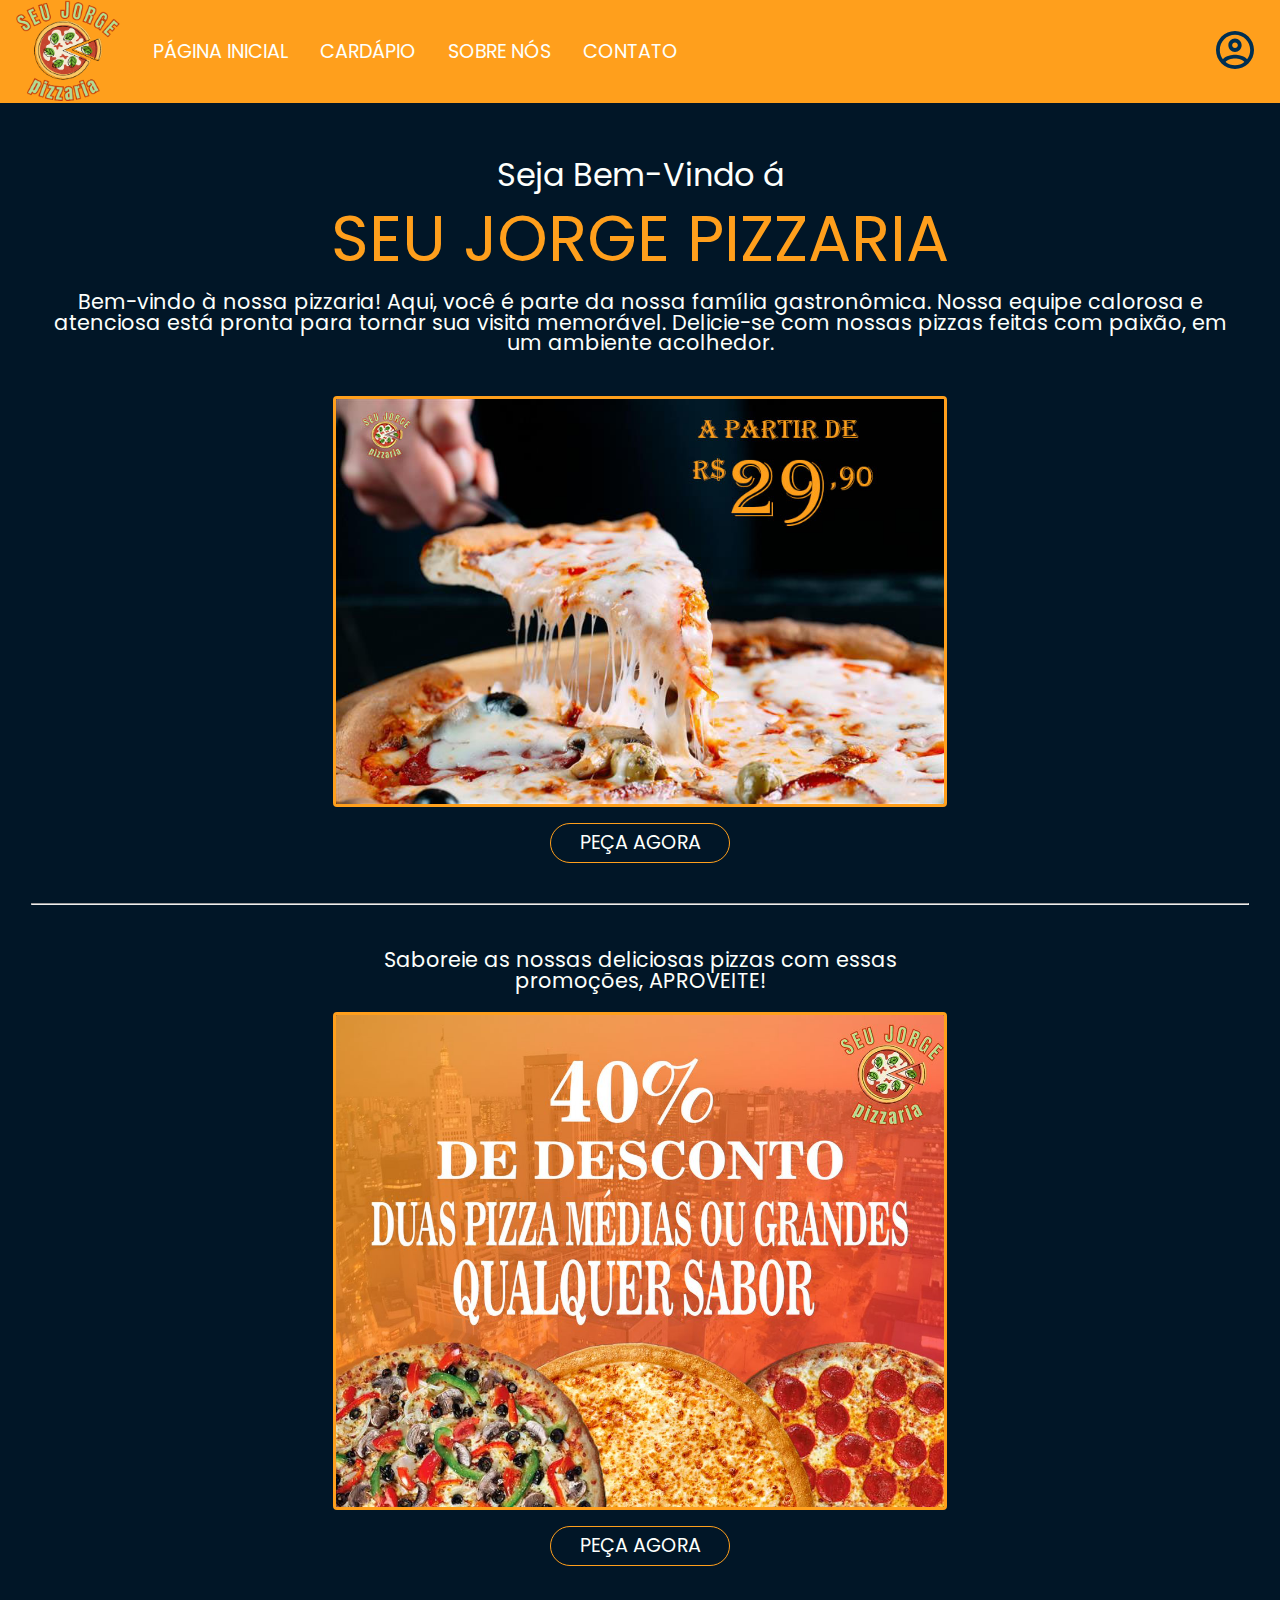
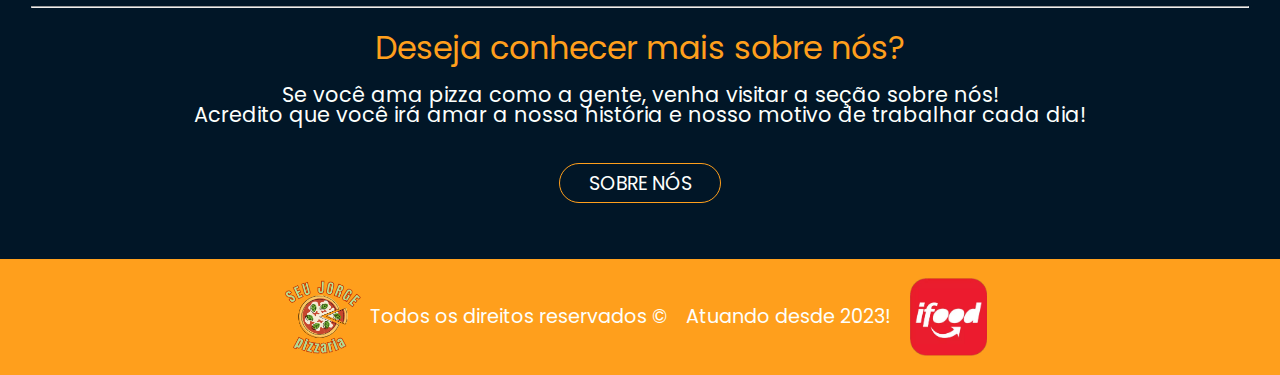
<file: index.html>
<!DOCTYPE html>
<html lang="pt-br">

<head>
    <meta charset="UTF-8">
    <meta name="viewport" content="width=device-width, initial-scale=1.0">
    <link href="https://fonts.googleapis.com/css2?family=Poppins:wght@400;700&display=swap" rel="stylesheet">
    <link rel="stylesheet" href="/css/reset.css">
    <link rel="stylesheet" href="/css/style.css">
    <title>Pizzaria Seu Jorge</title>
</head>

<body>
    <header class="cabecalho">
        <nav class="cabecalho__nav">
            <input type="checkbox" class="menu__botao" id="menu">
            <label for="menu" class="menu__rotulo">
                <span class="cabecalho__menu-hamburguer"></span>
            </label>
            <ul class="lista-menu">
                <li class="lista-menu__item">
                    <a href="index.html" class="lista-menu__link">Página Inicial</a>
                </li>
                <li class="lista-menu__item">
                    <a href="cardápio.html" class="lista-menu__link">Cardápio</a>
                </li>
                <li class="lista-menu__item">
                    <a href="sobrenos.html" class="lista-menu__link">Sobre Nós</a>
                </li>
                <li class="lista-menu__item">
                    <a href="contato.html" class="lista-menu__link">Contato</a>
                </li>
            </ul>
            <img class="cabecalho__logo" src="/img/LOGO.png" alt="Seu Jorge Logo">
            <ul class="lista-menu-sec">
                <li class="lista-menu__item">
                    <a href="index.html" class="lista-menu__link">Página Inicial</a>
                </li>
                <li class="lista-menu__item">
                    <a href="cardápio.html" class="lista-menu__link">Cardápio</a>
                </li>
                <li class="lista-menu__item">
                    <a href="sobrenos.html" class="lista-menu__link">Sobre Nós</a>
                </li>
                <li class="lista-menu__item">
                    <a href="contato.html" class="lista-menu__link">Contato</a>
                </li>
            </ul>
        </nav>

        <div class="user__container">
            <a href="user.html" class="container__link">
                <img class="user__link" src="/img/Usuario.svg" alt="ícone de usuário">
            </a>
        </div>

    </header>
    <main class="main">
        <section class="section__main">
            <h3 class="section__main__subtitulo">Seja Bem-Vindo á</h3>
            <h1 class="section__main__titulo">SEU JORGE PIZZARIA</h1>
            <p class="recepcao">Bem-vindo à nossa pizzaria! Aqui, você é parte da nossa família gastronômica. Nossa
                equipe calorosa e atenciosa está pronta para tornar sua visita memorável. Delicie-se com nossas pizzas
                feitas com paixão, em um ambiente acolhedor.</p>

            <img class="section__img" src="/img/promocao2.jpg" alt="">
            <div class="peca_agora">
                <a class="botao__link" href="cardápio.html">PEÇA AGORA</a>
            </div>
            <hr class="linha">

            <p class="promocao__texto">Saboreie as nossas deliciosas pizzas com essas promoções, APROVEITE!</p>

            <img class="section__img" src="/img/promocao.jpg" alt="">
            <div class="peca_agora">
                <a class="botao__link" href="cardápio.html">PEÇA AGORA</a>
            </div>
            <hr class="linha">

            <div class="sobrenos">
                <h1 class="sobrenos__titulo">Deseja conhecer mais sobre nós?</h1>
            </div>
            <div class="sobrenos">
                <p class="sobrenos__descricao">
                    Se você ama pizza como a gente, venha visitar a seção sobre nós! <br class="break">
                    Acredito que você irá amar a nossa história e nosso motivo de trabalhar cada dia!
                </p>
            </div>
            <div class="peca_agora">
                <a class="botao__link" href="sobrenos.html">SOBRE NÓS</a>
            </div>
        </section>
    </main>
    <footer class="rodape">
        <img class="rodape__logo" src="img/LOGO.png" alt="">
        <p class="rodape__texto">Todos os direitos reservados &copy;</p>
        <p class="rodape__data">Atuando desde 2023!</p>
        <img class="rodape__logo" src="img/ifood.png" alt="">
    </footer>
</body>

</html>
</file>
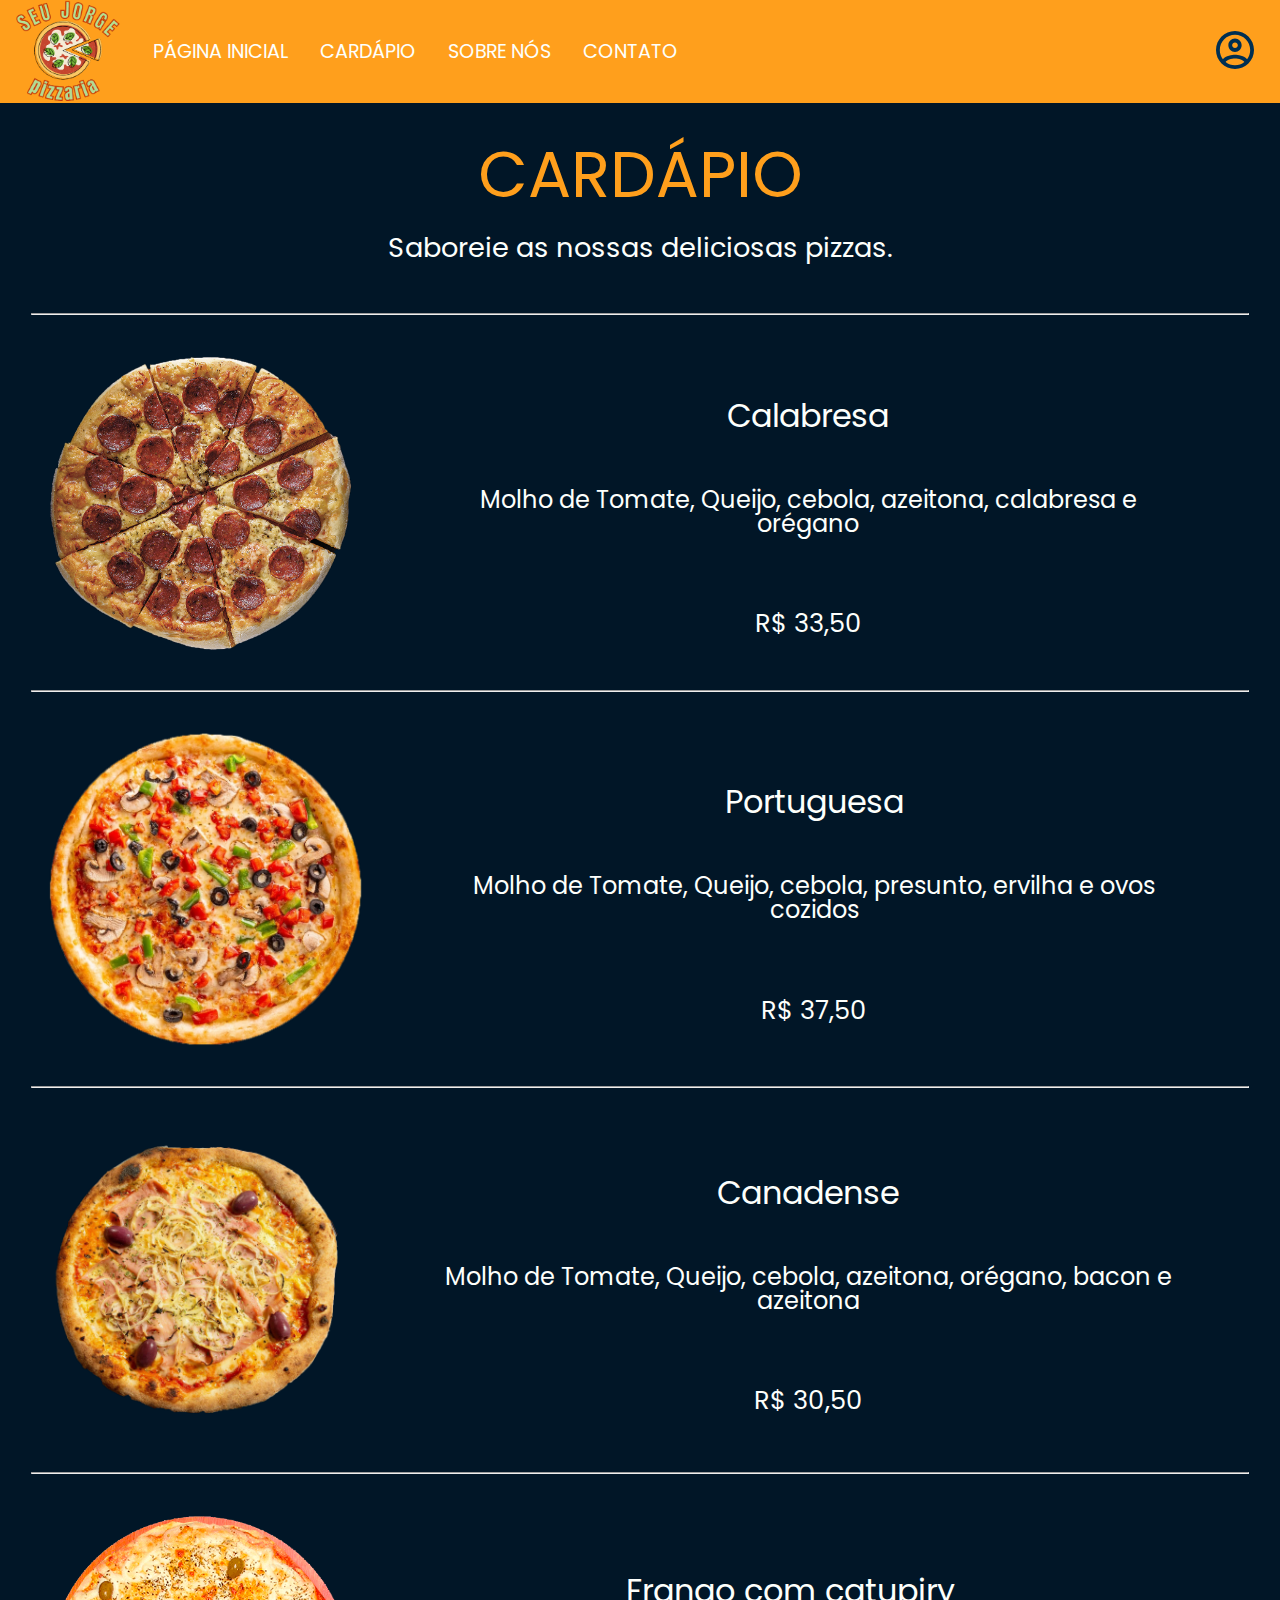
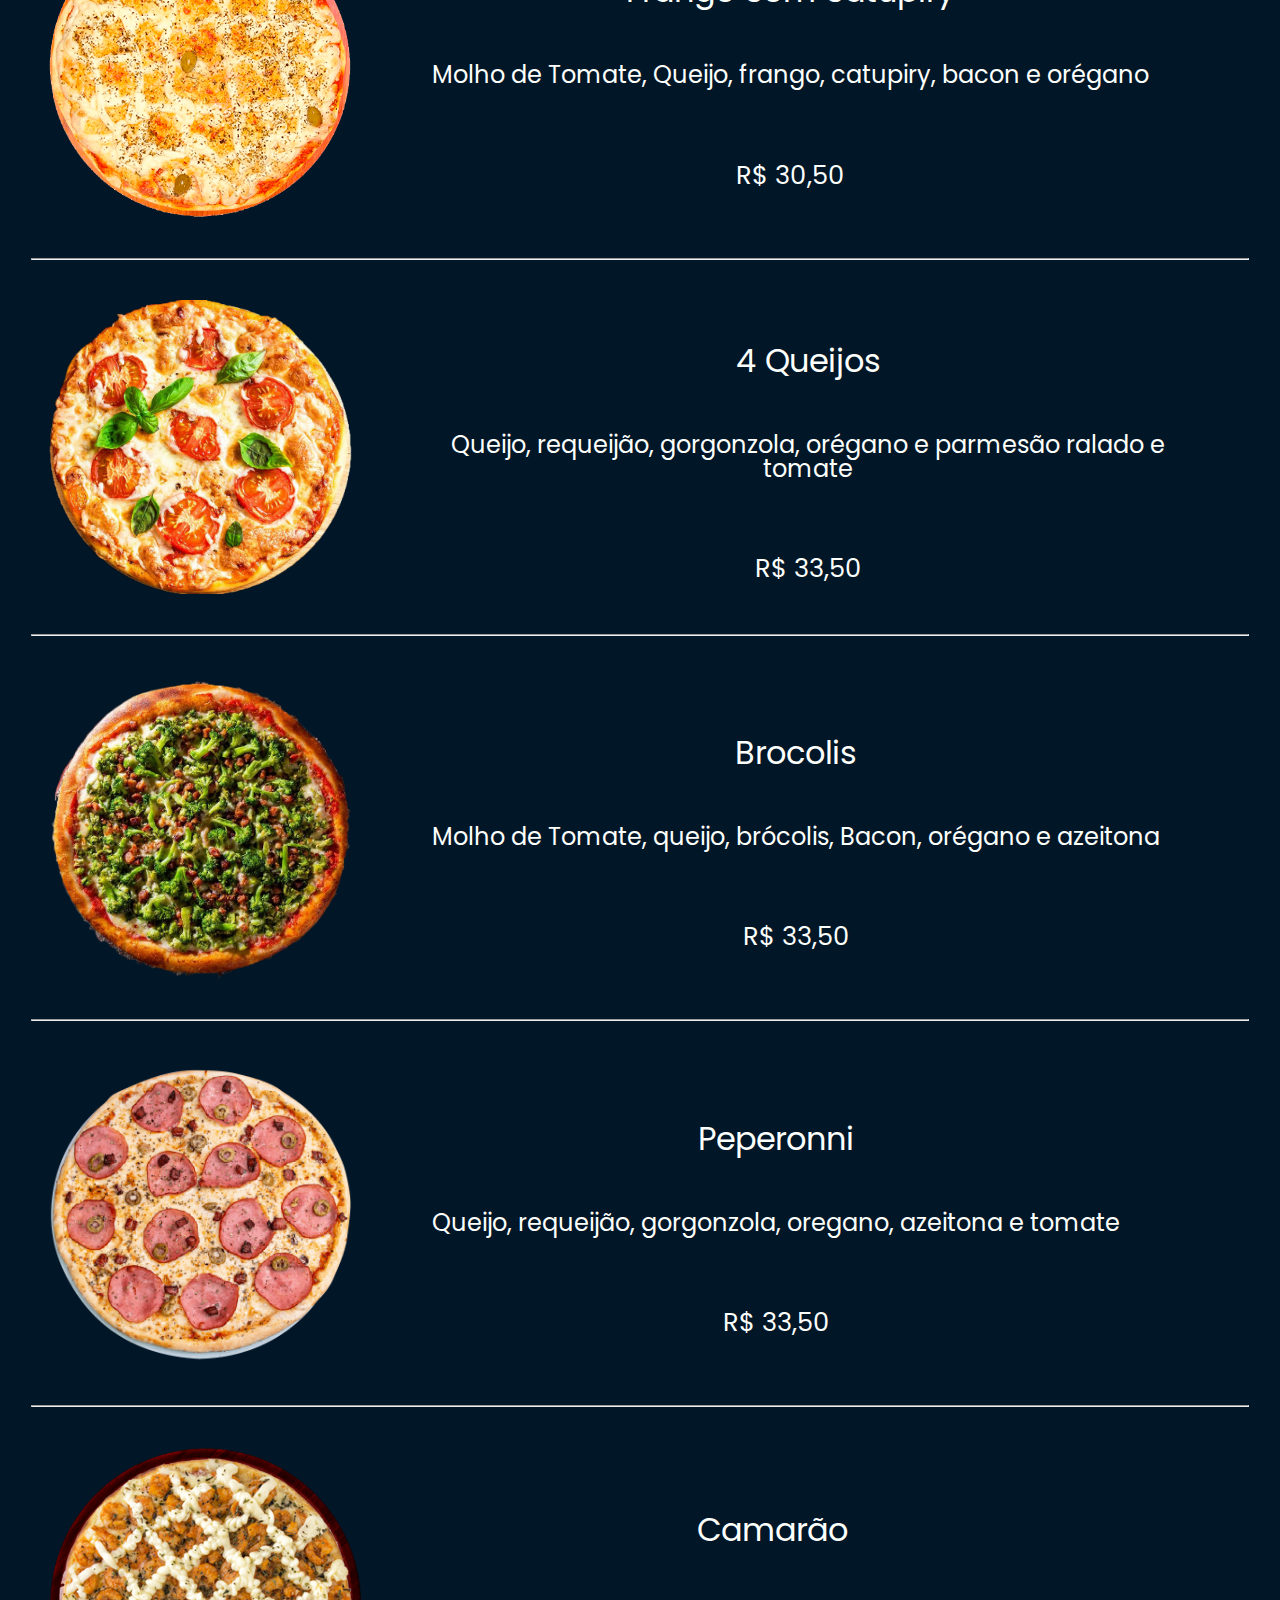
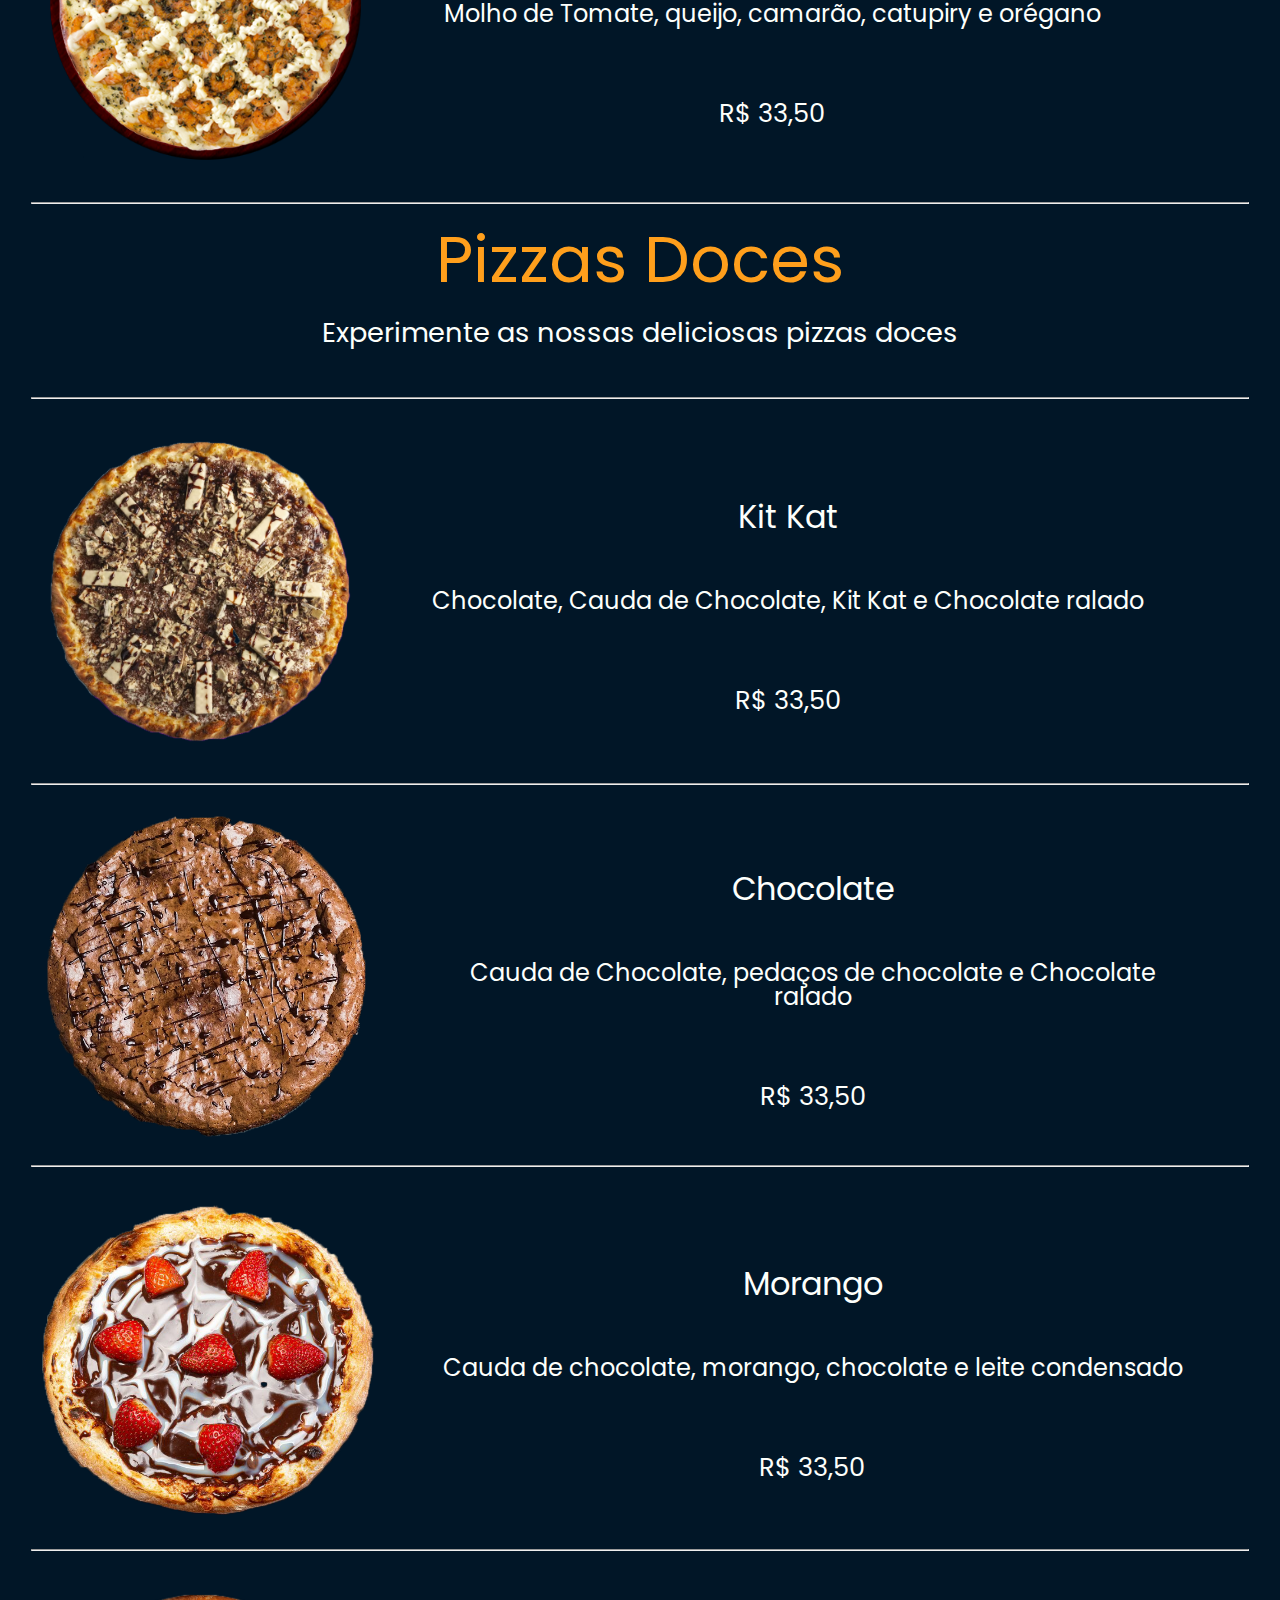
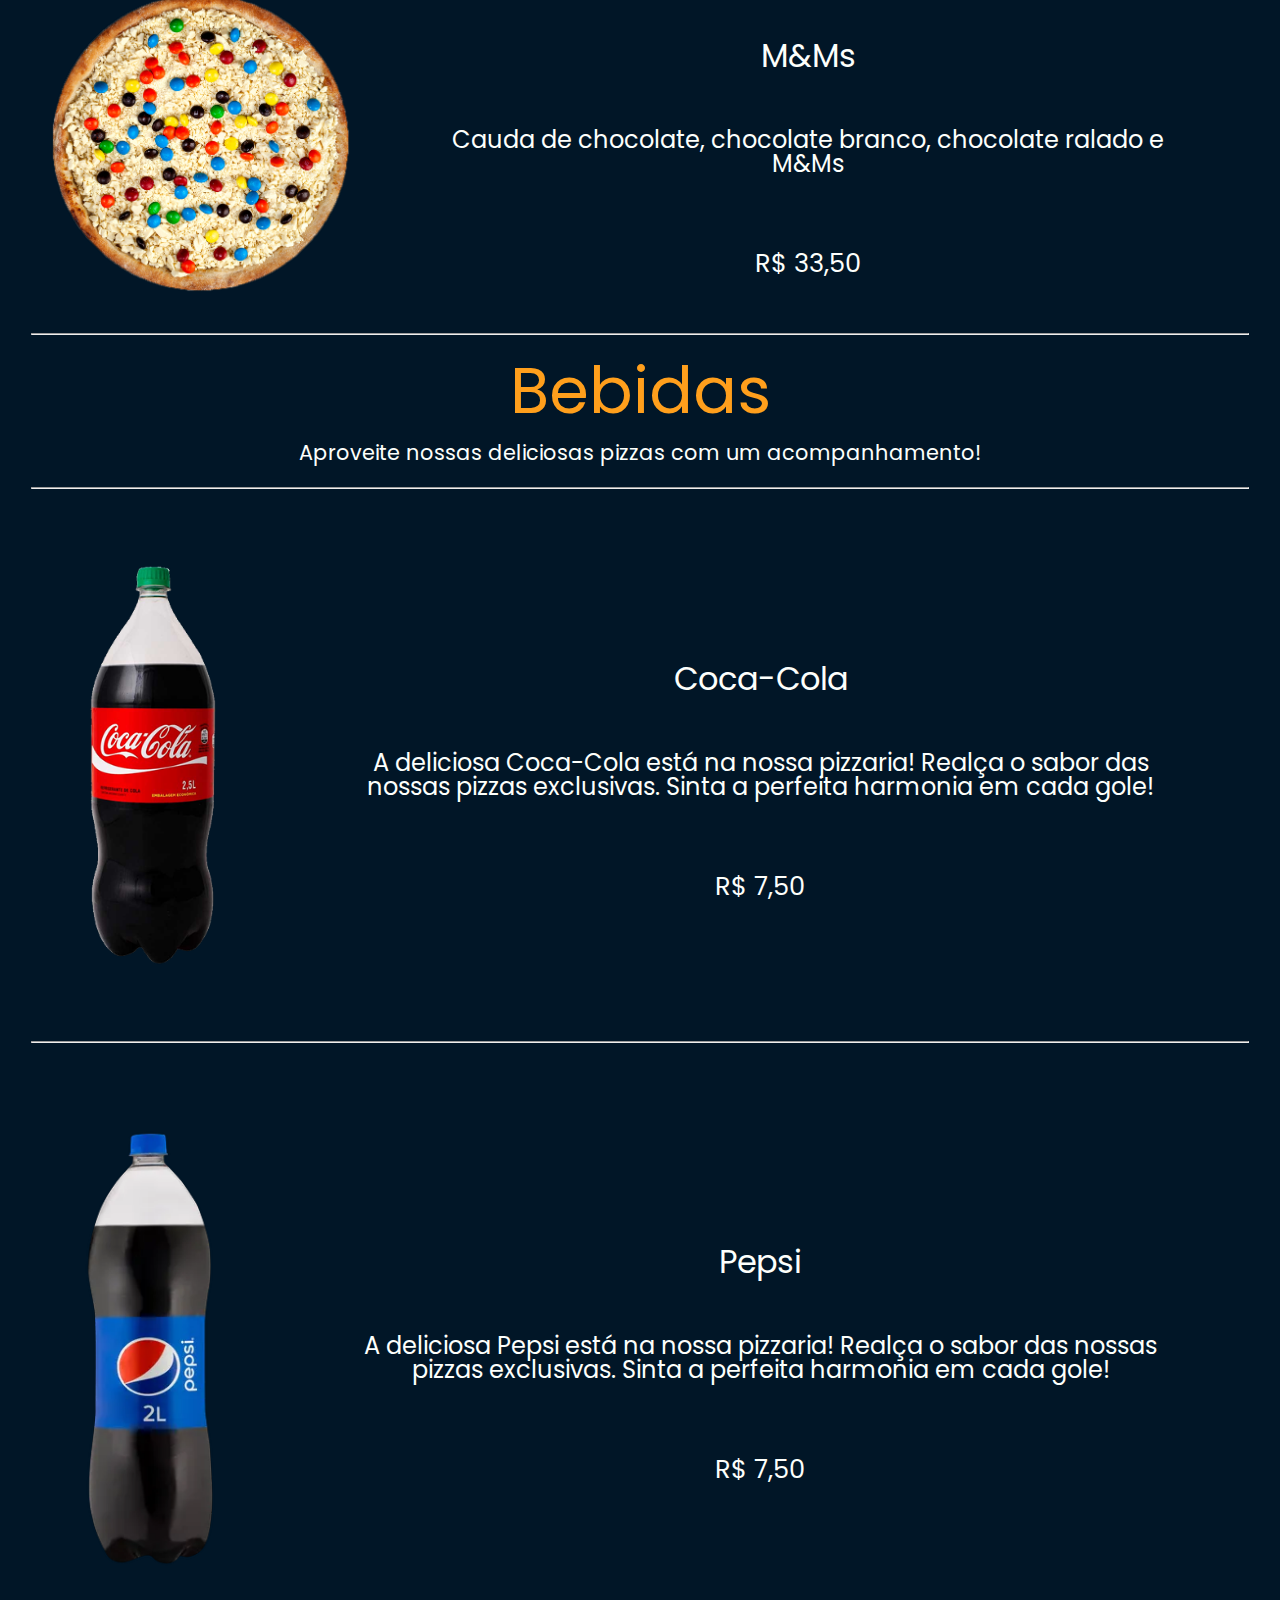
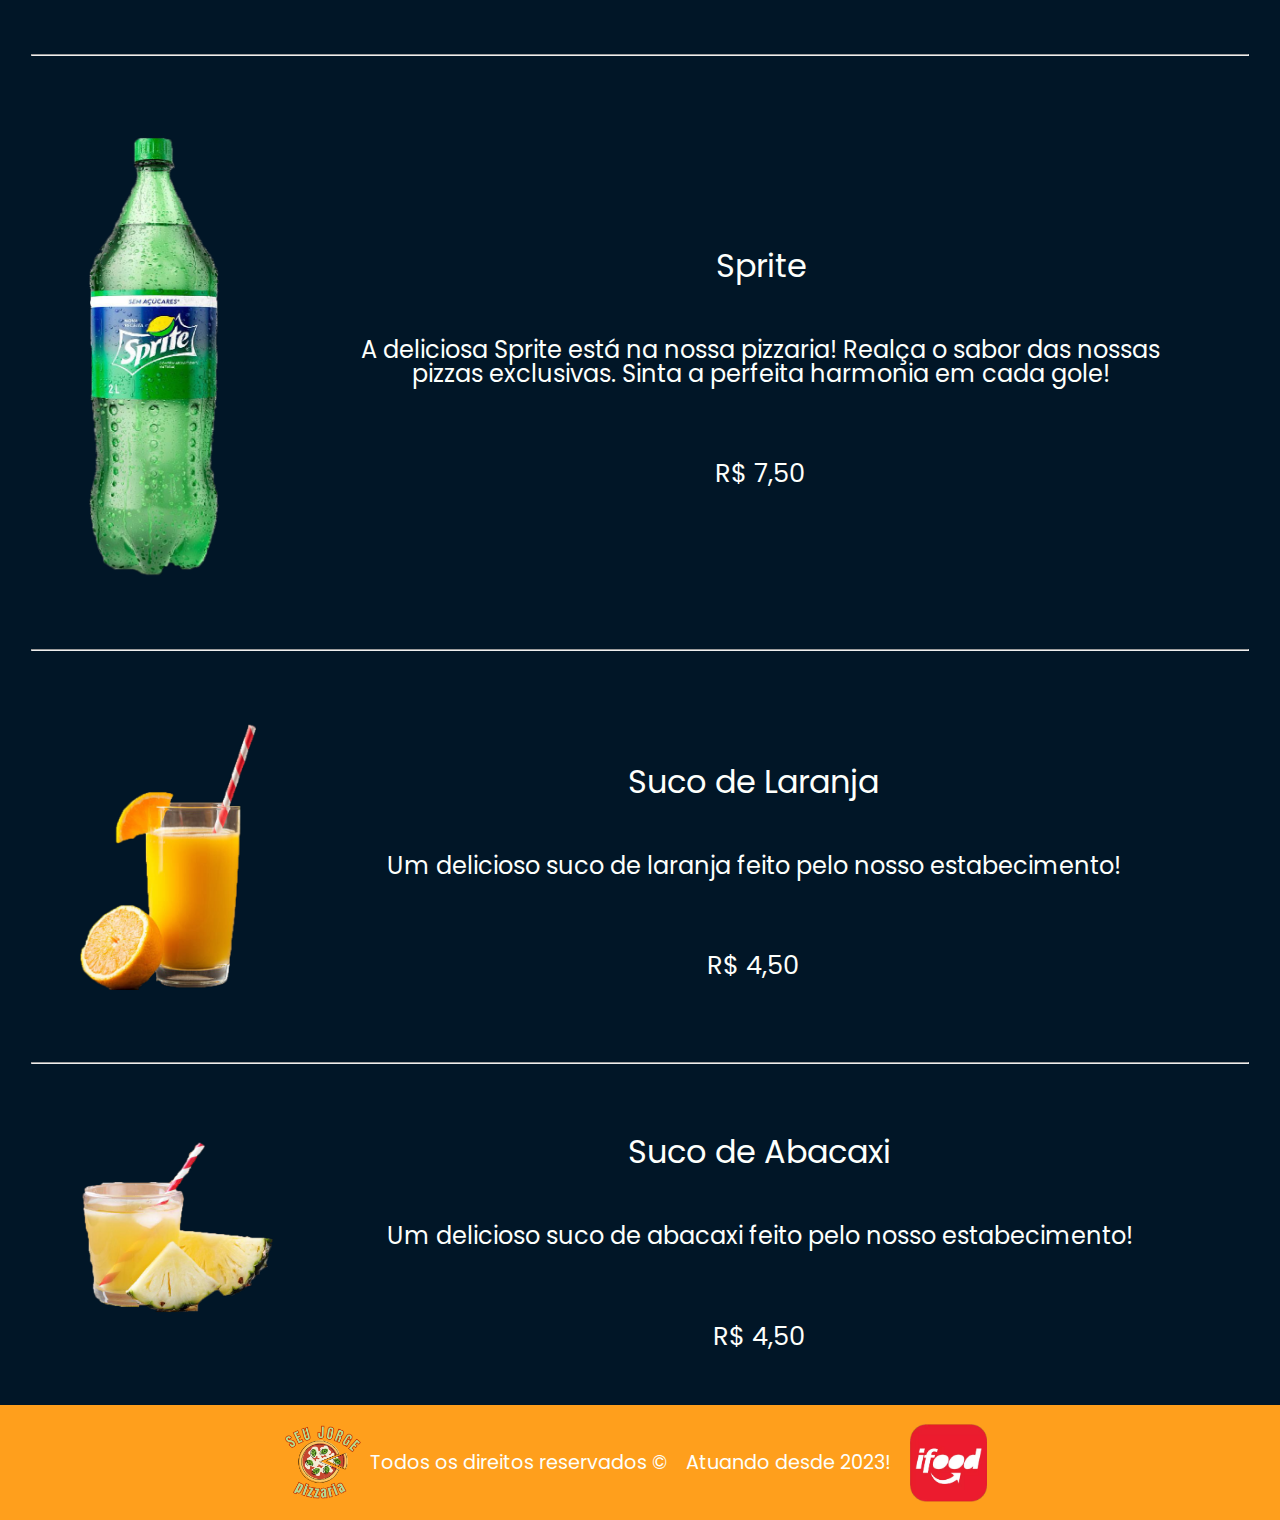
<file: cardápio.html>
<!DOCTYPE html>
<html lang="pt-br">

<head>
    <meta charset="UTF-8">
    <meta name="viewport" content="width=device-width, initial-scale=1.0">
    <link href="https://fonts.googleapis.com/css2?family=Poppins:wght@400;700&display=swap" rel="stylesheet">
    <link rel="stylesheet" href="/css/reset.css">
    <link rel="stylesheet" href="/css/style.css">
    <title>Pizzaria Seu Jorge</title>
</head>

<body>
    <header class="cabecalho">
        <nav class="cabecalho__nav">
            <input type="checkbox" class="menu__botao" id="menu">
            <label for="menu" class="menu__rotulo">
                <span class="cabecalho__menu-hamburguer"></span>
            </label>
            <ul class="lista-menu">
                <li class="lista-menu__item">
                    <a href="index.html" class="lista-menu__link">Página Inicial</a>
                </li>
                <li class="lista-menu__item">
                    <a href="" class="lista-menu__link">Cardápio</a>
                </li>
                <li class="lista-menu__item">
                    <a href="sobrenos.html" class="lista-menu__link">Sobre Nós</a>
                </li>
                <li class="lista-menu__item">
                    <a href="contato.html" class="lista-menu__link">Contato</a>
                </li>
            </ul>
            <img class="cabecalho__logo" src="/img/LOGO.png" alt="Seu Jorge Logo">
            <ul class="lista-menu-sec">
                <li class="lista-menu__item">
                    <a href="index.html" class="lista-menu__link">Página Inicial</a>
                </li>
                <li class="lista-menu__item">
                    <a href="cardápio.html" class="lista-menu__link">Cardápio</a>
                </li>
                <li class="lista-menu__item">
                    <a href="sobrenos.html" class="lista-menu__link">Sobre Nós</a>
                </li>
                <li class="lista-menu__item">
                    <a href="contato.html" class="lista-menu__link">Contato</a>
                </li>
            </ul>
        </nav>
        <div class="user__container">
            <a href="user.html" class="container__link">
                <img class="user__link" src="/img/Usuario.svg" alt="ícone de usuário">
            </a>
        </div>
    </header>
    <main class="main">
        <section class="section__main">
            <h1 class="section__main__titulo">CARDÁPIO</h1>
            <p class="cardapio__recepcao">Saboreie as nossas deliciosas pizzas.</p>

            <hr class="linha">

            <div id="cardapio__item" class="cardapio__item">
                <img class="cardapio__img" src="/img/pizza_calabresa.png" alt="">
                <div class="cardapio__produto">
                    <h4 class="produto__titulo">Calabresa</h4>
                    <p class="produto__descricao">Molho de Tomate, Queijo, cebola, azeitona, calabresa e orégano</p>
                    <p class="preco">R$ 33,50</p>
                </div>
            </div>

            <hr class="linha">

            <div id="cardapio__item" class="cardapio__item">
                <img class="cardapio__img__portuguesa" src="/img/pizza-portuguesa.png" alt="">
                <div class="cardapio__produto">
                    <h4 class="produto__titulo">Portuguesa</h4>
                    <p class="produto__descricao">Molho de Tomate, Queijo, cebola, presunto, ervilha e ovos cozidos</p>
                    <p class="preco">R$ 37,50</p>
                </div>
            </div>

            <hr class="linha">

            <div id="cardapio__item" class="cardapio__item">
                <img class="cardapio__img" src="/img/pizza_canadense.png" alt="">
                <div class="cardapio__produto">
                    <h4 class="produto__titulo">Canadense</h4>
                    <p class="produto__descricao">Molho de Tomate, Queijo, cebola, azeitona, orégano, bacon e azeitona</p>
                    <p class="preco">R$ 30,50</p>

                </div>
            </div>

            <hr class="linha">

            <div id="cardapio__item" class="cardapio__item">
                <img class="cardapio__img__frango" src="/img/pizza_frango.png" alt="">
                <div class="cardapio__produto">
                    <h4 class="produto__titulo">Frango com catupiry</h4>
                    <p class="produto__descricao">Molho de Tomate, Queijo, frango, catupiry, bacon e orégano</p>
                    <p class="preco">R$ 30,50</p>
                </div>
            </div>

            <hr class="linha">

            <div id="cardapio__item" class="cardapio__item">
                <img class="cardapio__img" src="/img/pizza.png" alt="">
                <div class="cardapio__produto">
                    <h4 class="produto__titulo">4 Queijos</h4>
                    <p class="produto__descricao">Queijo, requeijão, gorgonzola, orégano e parmesão
                        ralado e tomate</p>
                    <p class="preco">R$ 33,50</p>
                </div>
            </div>

            <hr class="linha">

            <div id="cardapio__item" class="cardapio__item">
                <img class="cardapio__img" src="/img/pizzaBrocolis.png" alt="">
                <div class="cardapio__produto">
                    <h4 class="produto__titulo">Brocolis</h4>
                    <p class="produto__descricao">Molho de Tomate, queijo, brócolis, Bacon, orégano e azeitona </p>
                    <p class="preco">R$ 33,50</p>
                </div>
            </div>

            <hr class="linha">

            <div id="cardapio__item" class="cardapio__item">
                <img class="cardapio__img" src="/img/pizza-peperonni.png" alt="">
                <div class="cardapio__produto">
                    <h4 class="produto__titulo">Peperonni</h4>
                    <p class="produto__descricao">Queijo, requeijão, gorgonzola, oregano, azeitona e tomate</p>
                    <p class="preco">R$ 33,50</p>
                </div>
            </div>

            <hr class="linha">

            <div id="cardapio__item" class="cardapio__item">
                <img class="cardapio__img__camarao" src="/img/pizza-camarao.png" alt="">
                <div class="cardapio__produto">
                    <h4 class="produto__titulo">Camarão</h4>
                    <p class="produto__descricao">Molho de Tomate, queijo, camarão, catupiry e orégano</p>
                    <p class="preco">R$ 33,50</p>
                </div>
            </div>

            <hr class="linha">

            <h1 class="section__main__titulo">Pizzas Doces</h1>
            <p class="cardapio__recepcao">Experimente as nossas deliciosas pizzas doces</p>

            <hr class="linha">

            <div id="cardapio__item" class="cardapio__item">
                <img class="cardapio__img" src="/img/pizzaDoce.png" alt="">
                <div class="cardapio__produto">
                    <h4 class="produto__titulo">Kit Kat</h4>
                    <p class="produto__descricao">Chocolate, Cauda de Chocolate, Kit Kat e Chocolate ralado</p>
                    <p class="preco">R$ 33,50</p>
                </div>
            </div>

            <hr class="linha">
            
            <div id="cardapio__item" class="cardapio__item">
                <img class="cardapio__img__doce" src="/img/pizzaBolo.png" alt="">
                <div class="cardapio__produto">
                    <h4 class="produto__titulo">Chocolate</h4>
                    <p class="produto__descricao">Cauda de Chocolate, pedaços de chocolate e Chocolate ralado</p>
                    <p class="preco">R$ 33,50</p>
                </div>
            </div>

            <hr class="linha">
            
            <div id="cardapio__item" class="cardapio__item">
                <img class="cardapio__img__morango" src="/img/pizzaMorango.png" alt="">
                <div class="cardapio__produto">
                    <h4 class="produto__titulo">Morango</h4>
                    <p class="produto__descricao">Cauda de chocolate, morango, chocolate e leite condensado</p>
                    <p class="preco">R$ 33,50</p>
                </div>
            </div>

            <hr class="linha">
            
            <div id="cardapio__item" class="cardapio__item">
                <img class="cardapio__img" src="/img/chocolate-branco.png" alt="">
                <div class="cardapio__produto">
                    <h4 class="produto__titulo">M&Ms</h4>
                    <p class="produto__descricao">Cauda de chocolate, chocolate branco, chocolate ralado e M&Ms</p>
                    <p class="preco">R$ 33,50</p>
                </div>
            </div>

            <hr class="linha">

            <h1 class="bebidas__titulo">Bebidas</h1>
            <p class="bebidas__descricao">Aproveite nossas deliciosas pizzas com um acompanhamento!</p>

            <hr class="linha">

            <div id="cardapio__item" class="cardapio__item">
                <img class="cardapio__refrigerante" src="/img/coca-coca-25l.png" alt="">
                <div class="cardapio__produto">
                    <h4 class="produto__titulo">Coca-Cola</h4>
                    <p class="produto__descricao">A deliciosa Coca-Cola está na nossa pizzaria! Realça o sabor das
                        nossas pizzas exclusivas. Sinta a perfeita harmonia em cada gole!</p>
                    <p class="preco">R$ 7,50</p>
                </div>
            </div>

            <hr class="linha">

            <div id="cardapio__item" class="cardapio__item">
                <img class="cardapio__refrigerante" src="/img/pepsi.png" alt="">
                <div class="cardapio__produto">
                    <h4 class="produto__titulo">Pepsi</h4>
                    <p class="produto__descricao">A deliciosa Pepsi está na nossa pizzaria! Realça o sabor das
                        nossas
                        pizzas exclusivas. Sinta a perfeita harmonia em cada gole!</p>
                    <p class="preco">R$ 7,50</p>

                </div>
            </div>

            <hr class="linha">

            <div id="cardapio__item" class="cardapio__item">
                <img class="cardapio__refrigerante" src="/img/sprite.png" alt="">
                <div class="cardapio__produto">
                    <h4 class="produto__titulo">Sprite</h4>
                    <p class="produto__descricao">A deliciosa Sprite está na nossa pizzaria! Realça o sabor das
                        nossas
                        pizzas exclusivas. Sinta a perfeita harmonia em cada gole!</p>
                    <p class="preco">R$ 7,50</p>

                </div>
            </div>

            <hr class="linha">

            <div id="cardapio__item" class="cardapio__item">
                <img class="cardapio__suco" src="/img/suco-laranja.png" alt="">
                <div class="cardapio__produto">
                    <h4 class="produto__titulo">Suco de Laranja</h4>
                    <p class="produto__descricao">Um delicioso suco de laranja feito pelo nosso estabecimento!</p>
                    <p class="preco">R$ 4,50</p>
                </div>
            </div>

            <hr class="linha">

            <div id="cardapio__item" class="cardapio__item">
                <img class="cardapio__suco" src="/img/suco-abacaxi.png" alt="">
                <div class="cardapio__produto">
                    <h4 class="produto__titulo">Suco de Abacaxi</h4>
                    <p class="produto__descricao">Um delicioso suco de abacaxi feito pelo nosso estabecimento!</p>
                    <p class="preco">R$ 4,50</p>

                </div>
            </div>
        </section>

    </main>
    <footer class="rodape">
        <img class="rodape__logo" src="img/LOGO.png" alt="">
        <p class="rodape__texto">Todos os direitos reservados &copy;</p>
        <p class="rodape__data">Atuando desde 2023!</p>
        <img class="rodape__logo" src="img/ifood.png" alt="">
    </footer>
</body>

</html>
</file>
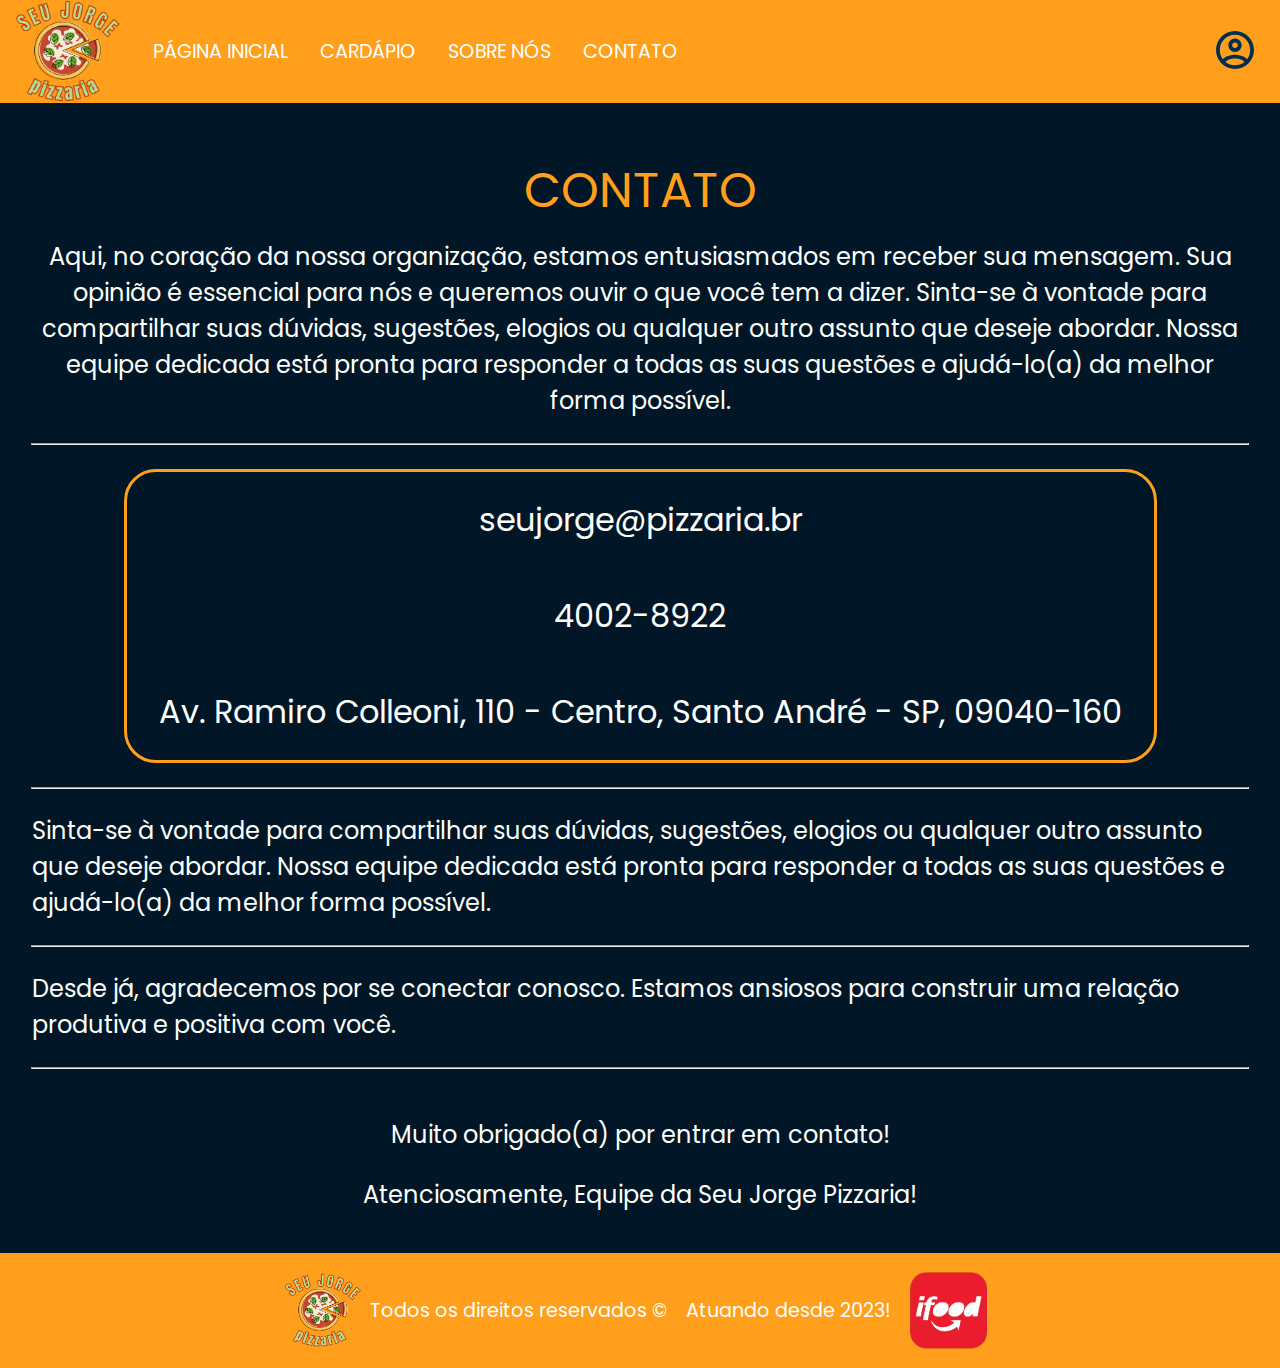
<file: contato.html>
<!DOCTYPE html>
<html lang="pt-br">

<head>
    <meta charset="UTF-8">
    <meta name="viewport" content="width=device-width, initial-scale=1.0">
    <link href="https://fonts.googleapis.com/css2?family=Poppins:wght@400;700&display=swap" rel="stylesheet">
    <link rel="stylesheet" href="/css/reset.css">
    <link rel="stylesheet" href="/css/style.css">
    <title>Pizzaria Seu Jorge</title>
</head>

<body>
    <header class="cabecalho">
        <nav class="cabecalho__nav">
            <input type="checkbox" class="menu__botao" id="menu">
            <label for="menu" class="menu__rotulo">
                <span class="cabecalho__menu-hamburguer"></span>
            </label>
            <ul class="lista-menu">
                <li class="lista-menu__item">
                    <a href="index.html" class="lista-menu__link">Página Inicial</a>
                </li>
                <li class="lista-menu__item">
                    <a href="cardápio.html" class="lista-menu__link">Cardápio</a>
                </li>
                <li class="lista-menu__item">
                    <a href="sobrenos.html" class="lista-menu__link">Sobre Nós</a>
                </li>
                <li class="lista-menu__item">
                    <a href="cadastro.html" class="lista-menu__link">Cadastro</a>
                </li>
            </ul>
            <img class="cabecalho__logo" src="/img/LOGO.png" alt="Seu Jorge Logo">
            <ul class="lista-menu-sec">
                <li class="lista-menu__item">
                    <a href="index.html" class="lista-menu__link">Página Inicial</a>
                </li>
                <li class="lista-menu__item">
                    <a href="cardápio.html" class="lista-menu__link">Cardápio</a>
                </li>
                <li class="lista-menu__item">
                    <a href="sobrenos.html" class="lista-menu__link">Sobre Nós</a>
                </li>
                <li class="lista-menu__item">
                    <a href="contato.html" class="lista-menu__link">Contato</a>
                </li>
            </ul>
        </nav>
        <div class="user__container">
            <a href="user.html">
                <img class="user__link" src="/img/Usuario.svg" alt="ícone de usuário">
            </a>
        </div>
    </header>
    <main class="main">
        <section class="section__main">
            <h1 class="contato__titulo">CONTATO</h1>
            <p class="contato__recepcao">Aqui, no coração da nossa organização, estamos entusiasmados em receber sua
                mensagem. Sua opinião é essencial para nós e queremos ouvir o que você tem a dizer.
                Sinta-se à vontade para compartilhar suas dúvidas, sugestões, elogios ou qualquer outro assunto que
                deseje abordar. Nossa equipe dedicada está pronta para responder a todas as suas questões e ajudá-lo(a)
                da melhor forma possível.</p>

            <hr class="linha">

            <div class="BordaContatos">
                <div class="ContatoMail">
                    <p class="Contato__Mail">
                        seujorge@pizzaria.br
                    </p>
                </div>
                <div class="ContatoTelefone">
                    <p class="Contato__Telefone">
                        4002-8922
                    </p>
                </div>
                <div class="ContatoEndereco">
                    <p class="Contato__Endereco">
                        Av. Ramiro Colleoni, 110 - Centro, Santo André - SP, 09040-160
                    </p>
                </div>
            </div>

            <hr class="linha">

            <p class="contato__texto">Sinta-se à vontade para compartilhar suas dúvidas, sugestões, elogios ou qualquer
                outro assunto que deseje abordar. Nossa equipe dedicada está pronta para responder a todas as suas
                questões e ajudá-lo(a) da melhor forma possível.</p>

            <hr class="linha">

            <p class="contato__texto">
                Desde já, agradecemos por se conectar conosco. Estamos ansiosos para construir uma relação produtiva e
                positiva com você.
            </p>

            <hr class="linha">

            <p class="contato__agradecimento">Muito obrigado(a) por entrar em contato!</p>

            <p class="contato__texto">Atenciosamente,
                Equipe da Seu Jorge Pizzaria!</p>

        </section>
    </main>
    <footer class="rodape">
        <img class="rodape__logo" src="img/LOGO.png" alt="">
        <p class="rodape__texto">Todos os direitos reservados &copy;</p>
        <p class="rodape__data">Atuando desde 2023!</p>
        <img class="rodape__logo" src="img/ifood.png" alt="">
    </footer>
</body>

</html>
</file>
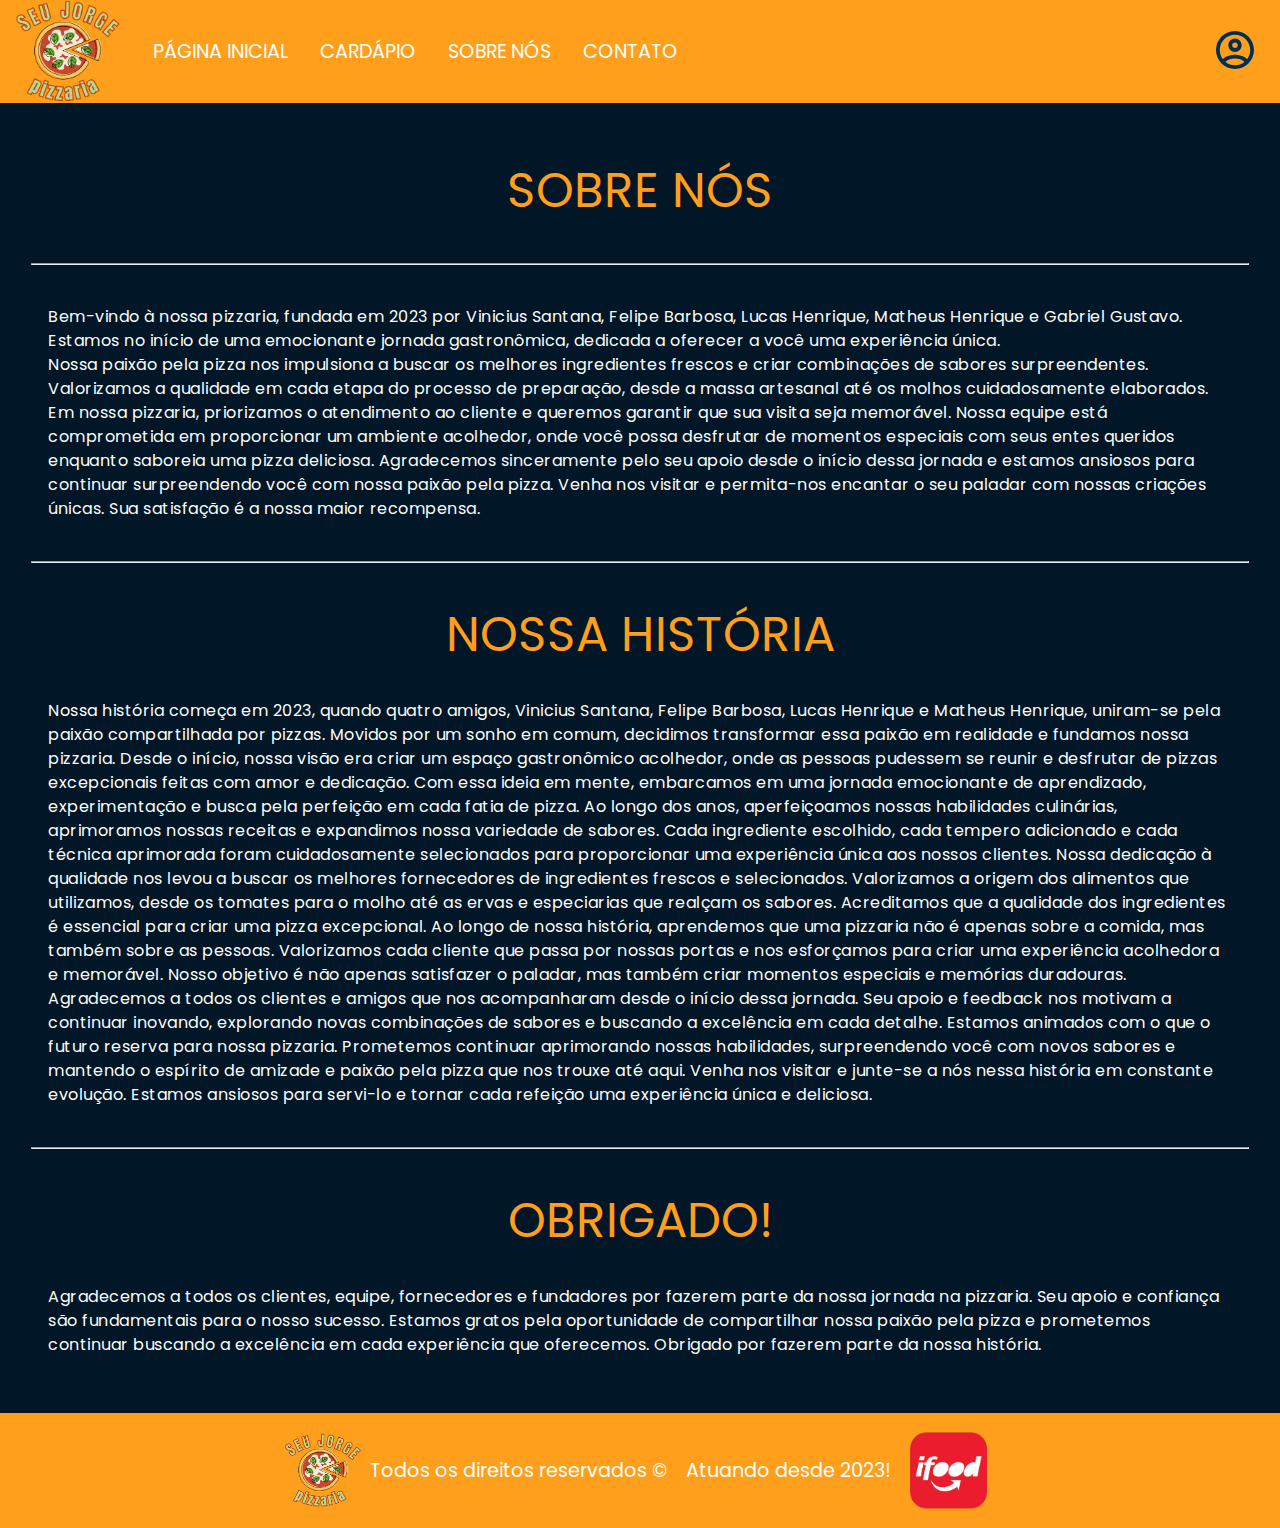
<file: sobrenos.html>
<!DOCTYPE html>
<html lang="pt-br">

<head>
    <meta charset="UTF-8">
    <meta name="viewport" content="width=device-width, initial-scale=1.0">
    <link href="https://fonts.googleapis.com/css2?family=Poppins:wght@400;700&display=swap" rel="stylesheet">
    <link rel="stylesheet" href="/css/reset.css">
    <link rel="stylesheet" href="/css/style.css">
    <title>Pizzaria Seu Jorge</title>
</head>

<body>
    <header class="cabecalho">
        <nav class="cabecalho__nav">
            <input type="checkbox" class="menu__botao" id="menu">
            <label for="menu" class="menu__rotulo">
                <span class="cabecalho__menu-hamburguer"></span>
            </label>
            <ul class="lista-menu">
                <li class="lista-menu__item">
                    <a href="index.html" class="lista-menu__link">Página Inicial</a>
                </li>
                <li class="lista-menu__item">
                    <a href="cardápio.html" class="lista-menu__link">Cardápio</a>
                </li>
                <li class="lista-menu__item">
                    <a href="sobrenos.html" class="lista-menu__link">Sobre Nós</a>
                </li>
                <li class="lista-menu__item">
                    <a href="contato.html" class="lista-menu__link">Contato</a>
                </li>
            </ul>
            <img class="cabecalho__logo" src="/img/LOGO.png" alt="Seu Jorge Logo">
            <ul class="lista-menu-sec">
                <li class="lista-menu__item">
                    <a href="index.html" class="lista-menu__link">Página Inicial</a>
                </li>
                <li class="lista-menu__item">
                    <a href="cardápio.html" class="lista-menu__link">Cardápio</a>
                </li>
                <li class="lista-menu__item">
                    <a href="sobrenos.html" class="lista-menu__link">Sobre Nós</a>
                </li>
                <li class="lista-menu__item">
                    <a href="contato.html" class="lista-menu__link">Contato</a>
                </li>
            </ul>
        </nav>
        <div class="user__container">
            <a href="user.html" class="container__link">
                <img class="user__link" src="/img/Usuario.svg" alt="ícone de usuário">
            </a>
            <!-- <a class="container__link__carrinho" href="carrinho.html">
                <img src="/img/carrinho.png" alt="carrinho">
            </a> -->
        </div>
    </header>
    <main class="main">
        <section class="section__main">
            <h1 class="sobre__nos__titulo">SOBRE NÓS</h1>

            <hr class="linha">

            <p class="sobre__nos">
                Bem-vindo à nossa pizzaria, fundada em 2023 por Vinicius Santana, Felipe
                Barbosa, Lucas Henrique, Matheus Henrique e Gabriel Gustavo.
                Estamos no início de uma emocionante jornada gastronômica, dedicada a oferecer a você uma experiência
                única.
                <br>
                Nossa paixão pela pizza nos impulsiona a buscar os melhores ingredientes frescos e criar combinações de
                sabores surpreendentes. Valorizamos a qualidade em cada etapa do processo de preparação, desde a massa
                artesanal até os molhos cuidadosamente elaborados.
                Em nossa pizzaria, priorizamos o atendimento ao cliente e queremos garantir que sua visita seja
                memorável. Nossa equipe está comprometida em proporcionar um ambiente acolhedor, onde você possa
                desfrutar de momentos especiais com seus entes queridos enquanto saboreia uma pizza deliciosa.
                Agradecemos sinceramente pelo seu apoio desde o início dessa jornada e estamos ansiosos para continuar
                surpreendendo você com nossa paixão pela pizza. Venha nos visitar e permita-nos encantar o seu paladar
                com nossas criações únicas. Sua satisfação é a nossa maior recompensa.
            </p>

            <hr class="linha">

            <h1 class="sobre__nos__titulo">NOSSA HISTÓRIA</h1>

            <p class="sobre__nos">
                Nossa história começa em 2023, quando quatro amigos, Vinicius Santana, Felipe Barbosa, Lucas Henrique e
                Matheus Henrique, uniram-se pela paixão compartilhada por pizzas. Movidos por um sonho em comum,
                decidimos transformar essa paixão em realidade e fundamos nossa pizzaria.

                Desde o início, nossa visão era criar um espaço gastronômico acolhedor, onde as pessoas pudessem se
                reunir e desfrutar de pizzas excepcionais feitas com amor e dedicação. Com essa ideia em mente,
                embarcamos em uma jornada emocionante de aprendizado, experimentação e busca pela perfeição em cada
                fatia de pizza.

                Ao longo dos anos, aperfeiçoamos nossas habilidades culinárias, aprimoramos nossas receitas e expandimos
                nossa variedade de sabores. Cada ingrediente escolhido, cada tempero adicionado e cada técnica
                aprimorada foram cuidadosamente selecionados para proporcionar uma experiência única aos nossos
                clientes.

                Nossa dedicação à qualidade nos levou a buscar os melhores fornecedores de ingredientes frescos e
                selecionados. Valorizamos a origem dos alimentos que utilizamos, desde os tomates para o molho até as
                ervas e especiarias que realçam os sabores. Acreditamos que a qualidade dos ingredientes é essencial
                para criar uma pizza excepcional.

                Ao longo de nossa história, aprendemos que uma pizzaria não é apenas sobre a comida, mas também sobre as
                pessoas. Valorizamos cada cliente que passa por nossas portas e nos esforçamos para criar uma
                experiência acolhedora e memorável. Nosso objetivo é não apenas satisfazer o paladar, mas também criar
                momentos especiais e memórias duradouras.

                Agradecemos a todos os clientes e amigos que nos acompanharam desde o início dessa jornada. Seu apoio e
                feedback nos motivam a continuar inovando, explorando novas combinações de sabores e buscando a
                excelência em cada detalhe.

                Estamos animados com o que o futuro reserva para nossa pizzaria. Prometemos continuar aprimorando nossas
                habilidades, surpreendendo você com novos sabores e mantendo o espírito de amizade e paixão pela pizza
                que nos trouxe até aqui.

                Venha nos visitar e junte-se a nós nessa história em constante evolução. Estamos ansiosos para servi-lo
                e tornar cada refeição uma experiência única e deliciosa.
            </p>

            <hr class="linha">

            <h1 class="agradecimento">OBRIGADO!</h1>

            <p class="agradecimento__texto">
                Agradecemos a todos os clientes, equipe, fornecedores e fundadores por fazerem parte da nossa jornada na
                pizzaria. Seu apoio e confiança são fundamentais para o nosso sucesso. Estamos gratos pela oportunidade
                de compartilhar nossa paixão pela pizza e prometemos continuar buscando a excelência em cada experiência
                que oferecemos. Obrigado por fazerem parte da nossa história.
            </p>
        </section>
    </main>
    <footer class="rodape">
        <img class="rodape__logo" src="img/LOGO.png" alt="">
        <p class="rodape__texto">Todos os direitos reservados &copy;</p>
        <p class="rodape__data">Atuando desde 2023!</p>
        <img class="rodape__logo" src="img/ifood.png" alt="">
    </footer>
</body>

</html>
</file>
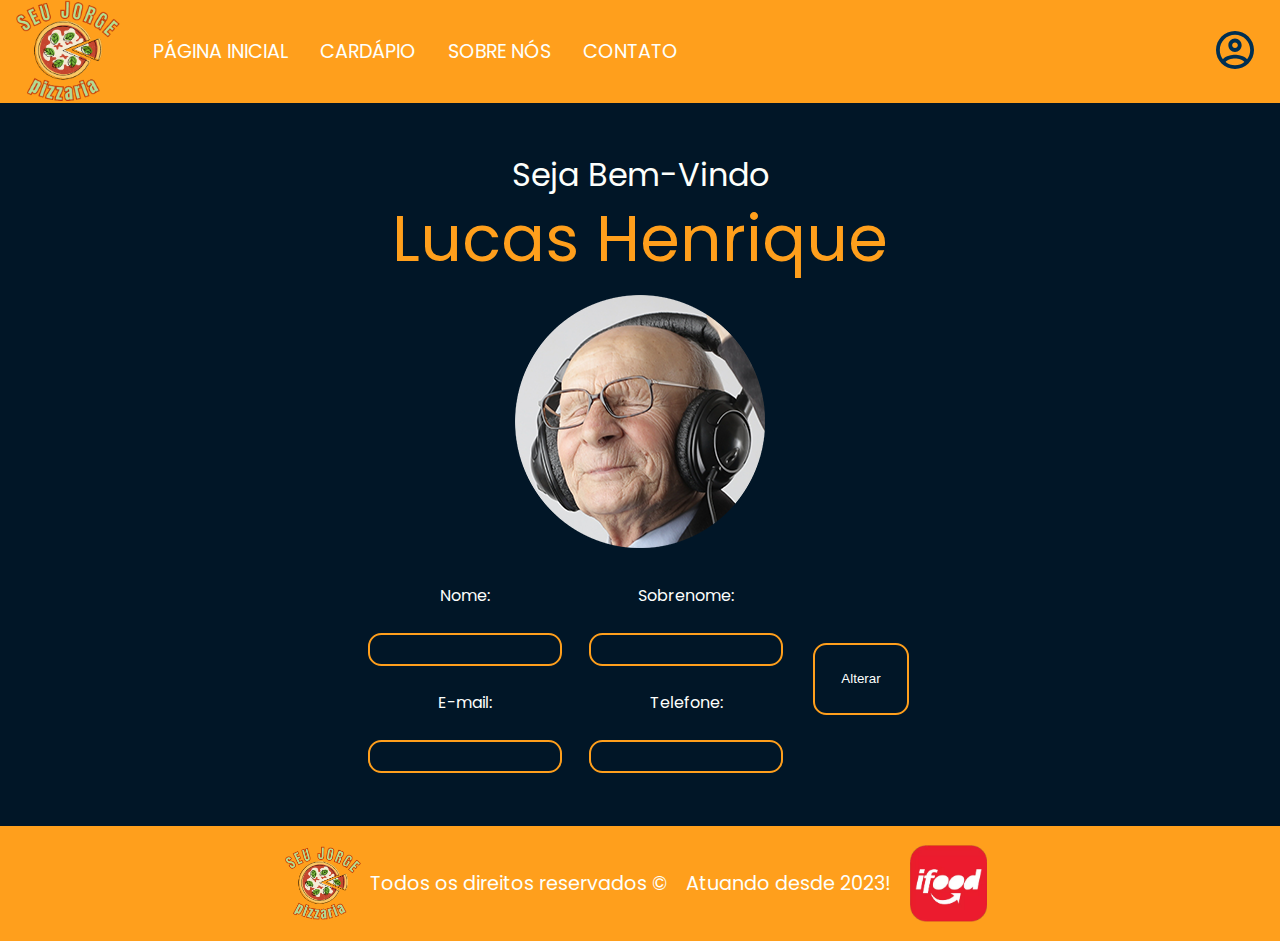
<file: user.html>
<!DOCTYPE html>
<html lang="pt-br">

<head>
    <meta charset="UTF-8">
    <meta name="viewport" content="width=device-width, initial-scale=1.0">
    <link href="https://fonts.googleapis.com/css2?family=Poppins:wght@400;700&display=swap" rel="stylesheet">
    <link rel="stylesheet" href="/css/reset.css">
    <link rel="stylesheet" href="/css/style.css">
    <title>Pizzaria Seu Jorge</title>
</head>

<body>
    <header class="cabecalho">
        <nav class="cabecalho__nav">
            <input type="checkbox" class="menu__botao" id="menu">
            <label for="menu" class="menu__rotulo">
                <span class="cabecalho__menu-hamburguer"></span>
            </label>
            <ul class="lista-menu">
                <li class="lista-menu__item">
                    <a href="index.html" class="lista-menu__link">Página Inicial</a>
                </li>
                <li class="lista-menu__item">
                    <a href="cardápio.html" class="lista-menu__link">Cardápio</a>
                </li>
                <li class="lista-menu__item">
                    <a href="sobrenos.html" class="lista-menu__link">Sobre Nós</a>
                </li>
                <li class="lista-menu__item">
                    <a href="contato.html" class="lista-menu__link">Contato</a>
                </li>
            </ul>
            <img class="cabecalho__logo" src="/img/LOGO.png" alt="Seu Jorge Logo">
            <ul class="lista-menu-sec">
                <li class="lista-menu__item">
                    <a href="index.html" class="lista-menu__link">Página Inicial</a>
                </li>
                <li class="lista-menu__item">
                    <a href="cardápio.html" class="lista-menu__link">Cardápio</a>
                </li>
                <li class="lista-menu__item">
                    <a href="sobrenos.html" class="lista-menu__link">Sobre Nós</a>
                </li>
                <li class="lista-menu__item">
                    <a href="contato.html" class="lista-menu__link">Contato</a>
                </li>
            </ul>
        </nav>
        <div class="user__container">
            <a href="#" class="container__link">
                <img class="user__link" src="/img/Usuario.svg" alt="ícone de usuário">
            </a>
            <!-- <a class="container__link__carrinho" href="carrinho.html">
                <img src="/img/carrinho.png" alt="carrinho">
            </a> -->
        </div>
    </header>
    <main class="main">
        <section class="section__main">
            <h3 class="section__main__subtitulo">Seja Bem-Vindo</h3>
            <h1 class="section__main__titulo">Lucas Henrique</h1>

            <img class="user__icone" src="img/foto-idodo-m.png" alt="">

            <form class="userForm" id="userForm" method="get">

                <div class="form__campos">
                    <label class="user__form" for="nome">Nome:</label>
                    <input class="user__form__input" type="text" id="nome" name="nome" placeholder="" required>

                    <label class="user__form" for="email">E-mail:</label>
                    <input class="user__form__input" type="email" id="email" name="email" placeholder="" required><br>
                </div>

                <div class="form__campos">
                    <label class="user__form" for="sobrenome">Sobrenome:</label>
                    <input class="user__form__input" type="text" id="sobrenome" name="sobrenome" placeholder=""
                        required>
                    <label class="user__form" for="Telefone">Telefone:</label>
                    <input class="user__form__input" type="text" id="Telefone" name="Telefone" placeholder=""
                        required><br>
                </div>

                <div class="botao__alterar">
                    <button class="user__alterar" type="submit">Alterar</button>
                </div>
            </form>
        </section>
    </main>
    <footer class="rodape">
        <img class="rodape__logo" src="img/LOGO.png" alt="">
        <p class="rodape__texto">Todos os direitos reservados &copy;</p>
        <p class="rodape__data">Atuando desde 2023!</p>
        <img class="rodape__logo" src="img/ifood.png" alt="">
    </footer>

</body>

</html>
</file>
<file: css/style.css>
@import url(header.css);
@import url(main.css);
@import url(footer.css);
@import url(responsividade.css);

:root {
    --cor-amarela: #FF9F1C;
    --cor-de-fundo: #011627;
    --cor-branca: #FDFFFC;

    --fonte-principal: "Poppins";
}

body {
    background-color: var(--cor-de-fundo);
    color: var(--cor-branca);
    font-family: var(--fonte-principal);
}
</file>
